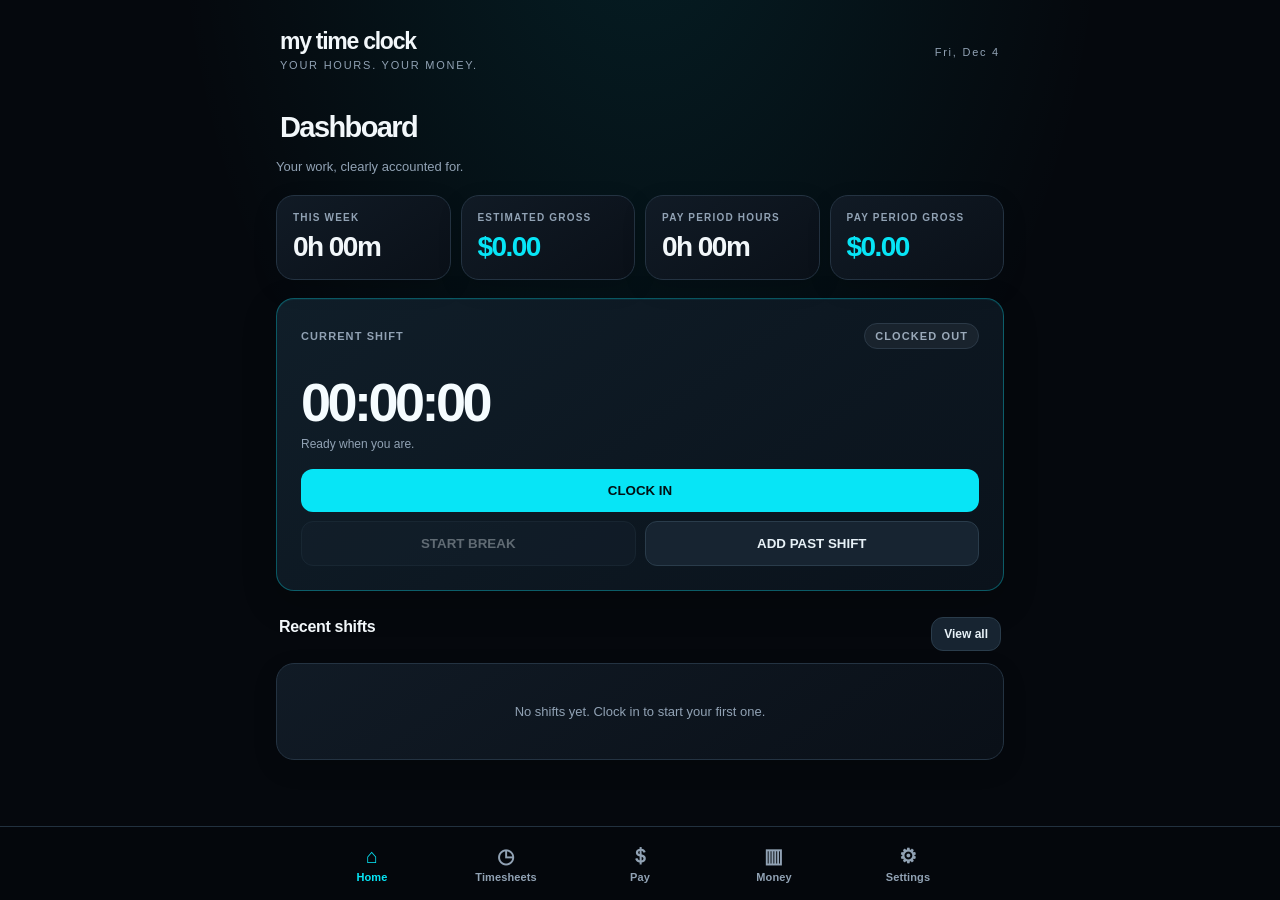
<file: index.html>
<!doctype html>
<html lang="en">
<head>
<meta charset="utf-8">
<meta name="viewport" content="width=device-width, initial-scale=1, viewport-fit=cover">
<meta name="theme-color" content="#111318">
<meta name="apple-mobile-web-app-capable" content="yes">
<meta name="apple-mobile-web-app-status-bar-style" content="black-translucent">
<meta name="apple-mobile-web-app-title" content="My Time Clock">
<link rel="manifest" href="manifest.webmanifest">
<link rel="icon" href="icon.svg" type="image/svg+xml">
<title>My Time Clock</title>
<style>
:root{color-scheme:dark;--bg:#0e1014;--panel:#171a21;--panel2:#20242d;--line:#2c313c;--muted:#9299a8;--text:#f3f5f8;--green:#6ee7a2;--red:#ff7777;--blue:#8db7ff;--radius:18px}
*{box-sizing:border-box}body{margin:0;background:var(--bg);color:var(--text);font:15px -apple-system,BlinkMacSystemFont,"Segoe UI",sans-serif;padding:env(safe-area-inset-top) 0 calc(82px + env(safe-area-inset-bottom));}
header{padding:22px 20px 12px;display:flex;justify-content:space-between;align-items:center;max-width:760px;margin:auto}
.brand{font-weight:800;letter-spacing:.03em;font-size:18px}.sub{color:var(--muted);font-size:11px;letter-spacing:.12em;margin-top:4px}
main{max-width:760px;margin:auto;padding:8px 16px 28px}.screen{display:none}.screen.active{display:block}
h1{font-size:27px;margin:12px 4px 4px;letter-spacing:-.04em}h2{font-size:17px;margin:0 0 14px}p{color:var(--muted);line-height:1.5}
.grid{display:grid;grid-template-columns:1fr 1fr;gap:10px;margin:18px 0}
.card{background:var(--panel);border:1px solid var(--line);border-radius:var(--radius);padding:16px;min-width:0}
.metric-label{font-size:11px;color:var(--muted);letter-spacing:.1em;text-transform:uppercase}.metric{font-size:27px;font-weight:750;letter-spacing:-.04em;margin-top:8px}.green{color:var(--green)}
.clock-card{padding:20px;margin-top:12px}.status{display:flex;justify-content:space-between;align-items:center;color:var(--muted);font-size:13px}.pill{padding:6px 10px;border-radius:99px;background:#242b2b;color:var(--green);font-size:11px;font-weight:700}.pill.off{background:#292b32;color:#b0b5c0}
.timer{font-size:44px;font-weight:800;letter-spacing:-.05em;margin:22px 0 4px;font-variant-numeric:tabular-nums}.since{font-size:12px;color:var(--muted);margin-bottom:18px}
button{border:0;border-radius:13px;padding:14px 16px;font:700 14px inherit;cursor:pointer;color:#101318;background:var(--green);width:100%}
button.secondary{background:var(--panel2);color:var(--text);border:1px solid var(--line)}button.danger{background:#482529;color:#ffb4b4}button.small{width:auto;padding:9px 12px;font-size:12px}
.actions{display:grid;grid-template-columns:1fr 1fr;gap:9px}.actions .primary{grid-column:1/-1}
.section-head{display:flex;align-items:center;justify-content:space-between;margin:24px 3px 12px}
.rowitem{display:flex;justify-content:space-between;gap:12px;padding:14px 2px;border-bottom:1px solid var(--line)}.rowitem:last-child{border-bottom:0}
.item-title{font-weight:650}.item-meta{font-size:12px;color:var(--muted);margin-top:5px}.item-right{text-align:right;white-space:nowrap;font-weight:700}
input,select{width:100%;background:#101319;border:1px solid var(--line);border-radius:12px;padding:13px;color:var(--text);font:inherit;min-width:0}
label{display:block;color:var(--muted);font-size:12px;margin:14px 0 7px}
.formgrid{display:grid;grid-template-columns:1fr 1fr;gap:10px}.formgrid .full{grid-column:1/-1}
nav{position:fixed;bottom:0;left:0;right:0;background:rgba(17,19,24,.96);backdrop-filter:blur(16px);border-top:1px solid var(--line);padding:9px 12px calc(9px + env(safe-area-inset-bottom));display:flex;justify-content:center;gap:4px;z-index:5}
nav button{background:transparent;color:var(--muted);width:auto;flex:1;max-width:130px;padding:8px 4px;font-size:11px;display:flex;flex-direction:column;gap:4px;align-items:center}
nav button.active{color:var(--green)}.navicon{font-size:19px}
.empty{text-align:center;padding:24px;color:var(--muted);font-size:13px}
.bar-row{display:grid;grid-template-columns:48px 1fr 74px;gap:9px;align-items:center;margin:11px 0;font-size:11px;color:var(--muted)}.bar-track{height:10px;background:#292e38;border-radius:99px;overflow:hidden}.bar-fill{height:100%;background:var(--green);border-radius:99px}.bar-value{text-align:right;color:var(--text);font-variant-numeric:tabular-nums}.paid{color:var(--green)}.expense-actions{display:flex;gap:6px;align-items:center}.expense-actions button{width:auto}
.note{font-size:12px;color:var(--muted);line-height:1.5}
.modal{position:fixed;inset:0;background:#0009;display:none;align-items:flex-end;justify-content:center;z-index:10;padding:14px}.modal.show{display:flex}.sheet{background:var(--panel);border:1px solid var(--line);border-radius:22px 22px 16px 16px;padding:20px;width:100%;max-width:560px;max-height:90vh;overflow:auto}
.toast{position:fixed;top:calc(12px + env(safe-area-inset-top));left:50%;transform:translateX(-50%);background:#28332d;color:var(--green);padding:11px 16px;border-radius:99px;font-size:12px;z-index:20;display:none}
@media(min-width:650px){.grid{grid-template-columns:repeat(4,1fr)}}
</style>
 <link rel="stylesheet" href="perspectiv.css">
</head>
<body>
<header><div><div class="brand">MY TIME CLOCK</div><div class="sub">YOUR HOURS. YOUR MONEY.</div></div><div id="today" class="sub"></div></header>
<main>
<section id="home" class="screen active">
<h1>Dashboard</h1><p id="welcome">Your work, clearly accounted for.</p>
<div class="grid">
 <div class="card"><div class="metric-label">This week</div><div class="metric" id="weekHours">0h 00m</div></div>
 <div class="card"><div class="metric-label">Estimated gross</div><div class="metric green" id="weekPay">$0.00</div></div>
 <div class="card"><div class="metric-label">Pay period hours</div><div class="metric" id="periodHours">0h 00m</div></div>
 <div class="card"><div class="metric-label">Pay period gross</div><div class="metric green" id="periodPay">$0.00</div></div>
</div>
<div class="card clock-card">
 <div class="status"><span>CURRENT SHIFT</span><span id="statusPill" class="pill off">CLOCKED OUT</span></div>
 <div class="timer" id="timer">00:00:00</div><div class="since" id="shiftInfo">Ready when you are.</div>
 <div class="actions"><button id="clockBtn" class="primary" onclick="clockToggle()">CLOCK IN</button><button id="breakBtn" class="secondary" onclick="breakToggle()" disabled>START BREAK</button><button class="secondary" onclick="openManual()">ADD PAST SHIFT</button></div>
</div>
<div class="section-head"><h2>Recent shifts</h2><button class="small secondary" onclick="showScreen('history')">View all</button></div>
<div class="card" id="recent"></div>
</section>
<section id="history" class="screen">
<h1>Timesheets</h1><p>Review, correct, or add a shift. Earnings are estimates based on your pay settings.</p>
<div class="card"><div class="formgrid"><div><label>From</label><input type="date" id="filterFrom" onchange="renderHistory()"></div><div><label>To</label><input type="date" id="filterTo" onchange="renderHistory()"></div></div><button class="secondary" style="margin-top:12px" onclick="clearFilters()">Clear date filters</button></div>
<div class="section-head"><h2>All shifts</h2><button class="small" onclick="openManual()">+ Add shift</button></div><div class="card" id="historyList"></div>
</section>
<section id="pay" class="screen">
<h1>Pay overview</h1><p>Estimated gross earnings, not a payroll statement or take-home pay calculation.</p>
<div class="grid">
 <div class="card"><div class="metric-label">Hourly rate</div><div class="metric" id="rateDisplay">$0.00</div></div>
 <div class="card"><div class="metric-label">Overtime rate</div><div class="metric" id="otDisplay">1.5×</div></div>
</div>
<div class="card"><h2>Current pay period</h2><div class="rowitem"><span class="item-meta">Period</span><strong id="periodDates">—</strong></div><div class="rowitem"><span class="item-meta">Hours</span><strong id="payHours">0h 00m</strong></div><div class="rowitem"><span class="item-meta">Estimated gross</span><strong class="green" id="payGross">$0.00</strong></div></div>
<div class="section-head"><h2>Pay settings</h2></div>
<div class="card">
 <div class="formgrid">
  <div class="full"><label>Job / employer name</label><input id="jobName" placeholder="My job"></div>
  <div><label>Hourly rate ($)</label><input id="rate" type="number" min="0" step=".01" placeholder="20.00"></div>
  <div><label>Overtime multiplier</label><input id="otMult" type="number" min="1" step=".1" placeholder="1.5"></div>
  <div><label>Overtime after (hours / week)</label><input id="otAfter" type="number" min="0" step=".5" placeholder="40"></div>
  <div><label>Pay schedule</label><select id="frequency"><option value="weekly">Weekly</option><option value="biweekly">Biweekly</option><option value="semimonthly">Twice monthly</option><option value="monthly">Monthly</option></select></div>
  <div class="full"><label>Pay period anchor date (first day of a known period)</label><input id="anchor" type="date"></div>
 </div>
 <p class="note">Weekly overtime is estimated from completed and recorded shifts grouped by Monday–Sunday. The default is 1.5× after 40 hours. Local wage and overtime rules can vary.</p>
 <button onclick="saveSettings()">SAVE PAY SETTINGS</button>
</div>
</section>
<section id="money" class="screen">
<h1>Money dashboard</h1><p>Monthly earnings, recurring bills, and a rough tax set-aside estimate.</p>
<div class="card"><label>Choose month</label><input type="month" id="moneyMonth" onchange="renderMoney()"></div>
<div class="grid">
 <div class="card"><div class="metric-label">Gross earned</div><div class="metric green" id="monthGross">$0.00</div></div>
 <div class="card"><div class="metric-label">Estimated tax set-aside</div><div class="metric" id="monthTax">$0.00</div></div>
 <div class="card"><div class="metric-label">Recurring bills</div><div class="metric" id="monthBills">$0.00</div></div>
 <div class="card"><div class="metric-label">After tax & bills</div><div class="metric green" id="monthLeft">$0.00</div></div>
</div>
<div class="section-head"><h2>Income history</h2></div><div class="card" id="incomeChart"></div>
<div class="section-head"><h2>Recurring expenses</h2><button class="small" onclick="openExpense()">+ Add bill</button></div>
<div class="card"><div class="note" style="margin-bottom:8px">Monthly equivalent totals normalize weekly, biweekly, quarterly, and yearly bills. Mark bills paid as you pay them.</div><div id="expenseList"></div></div>
<div class="section-head"><h2>Tax estimate · 2026</h2></div>
<div class="card">
 <div class="formgrid">
  <div class="full"><label>Filing status</label><select id="taxStatus" onchange="saveTaxSettings()"><option value="single">Single</option><option value="mfj">Married filing jointly</option><option value="mfs">Married filing separately</option><option value="hoh">Head of household</option></select></div>
  <div><label>Expected annual income ($)</label><input id="annualIncome" type="number" min="0" step="100" placeholder="Auto-estimate" onchange="saveTaxSettings()"></div>
  <div><label>Other annual household income ($)</label><input id="otherIncome" type="number" min="0" step="100" placeholder="Optional" onchange="saveTaxSettings()"></div>
 </div>
 <div class="grid">
  <div class="card"><div class="metric-label">Federal income tax</div><div class="metric" id="taxFederal">$0</div></div>
  <div class="card"><div class="metric-label">Minnesota income tax</div><div class="metric" id="taxState">$0</div></div>
  <div class="card"><div class="metric-label">Social Security + Medicare</div><div class="metric" id="taxFica">$0</div></div>
  <div class="card"><div class="metric-label">Estimated annual total</div><div class="metric green" id="taxTotal">$0</div></div>
 </div>
 <p class="note" id="taxBasis">Estimate uses 2026 tax brackets and standard deductions.</p>
 <p class="note">This is a planning estimate, not tax preparation or payroll withholding advice. It assumes wage income, the standard deduction, and no credits, pre-tax benefits, itemized deductions, special deductions, or additional Medicare tax. If filing jointly, include other household income above. Your actual tax depends on your full tax situation.</p>
</div>
</section>
<section id="settings" class="screen">
<h1>Settings & data</h1><p>Your records are stored in this browser on this device.</p>
<div class="card"><h2>Data backup</h2><p class="note">Export a backup regularly. Clearing Safari website data or losing your phone can erase locally stored records.</p><button onclick="exportJSON()">EXPORT FULL BACKUP</button><label style="margin-top:16px">Restore from backup</label><input type="file" id="importFile" accept=".json,application/json" onchange="importJSON(event)"></div>
<div class="card" style="margin-top:12px"><h2>Export timesheet</h2><p class="note">Download your shift history as a CSV spreadsheet.</p><button class="secondary" onclick="exportCSV()">EXPORT CSV</button></div>
<div class="card" style="margin-top:12px"><h2>Important</h2><p class="note">This app does not send your data to a server. Data stays in this browser's local storage. Use the backup feature before changing phones or browsers.</p><button class="danger" onclick="clearAll()">DELETE ALL APP DATA</button></div>
</section>
</main>
<nav>
<button class="active" data-screen="home" onclick="showScreen('home')"><span class="navicon">⌂</span>Home</button>
<button data-screen="history" onclick="showScreen('history')"><span class="navicon">◷</span>Timesheets</button>
<button data-screen="pay" onclick="showScreen('pay')"><span class="navicon">＄</span>Pay</button>
<button data-screen="money" onclick="showScreen('money')"><span class="navicon">▥</span>Money</button>
<button data-screen="settings" onclick="showScreen('settings')"><span class="navicon">⚙</span>Settings</button>
</nav>
<div class="modal" id="modal"><div class="sheet"><div class="section-head"><h2 id="modalTitle">Add shift</h2><button class="small secondary" onclick="closeModal()">Close</button></div><div class="formgrid">
<div class="full"><label>Job</label><input id="mJob"></div>
<div><label>Clock in</label><input type="datetime-local" id="mStart"></div>
<div><label>Clock out</label><input type="datetime-local" id="mEnd"></div>
<div><label>Unpaid break (minutes)</label><input type="number" id="mBreak" min="0" value="0"></div>
<div class="full"><label>Notes (optional)</label><input id="mNotes" placeholder="Anything to remember"></div>
</div><div class="actions" style="margin-top:16px"><button onclick="saveManual()">SAVE SHIFT</button><button class="secondary" onclick="closeModal()">CANCEL</button><button id="deleteShift" class="danger" style="display:none;grid-column:1/-1" onclick="deleteEditing()">DELETE SHIFT</button></div></div></div>
<div class="modal" id="expenseModal"><div class="sheet"><div class="section-head"><h2 id="expenseModalTitle">Add recurring expense</h2><button class="small secondary" onclick="closeExpense()">Close</button></div><div class="formgrid">
<div class="full"><label>Bill name</label><input id="eName" placeholder="Rent, phone, insurance..."></div>
<div><label>Amount ($)</label><input id="eAmount" type="number" min="0" step=".01"></div>
<div><label>Frequency</label><select id="eFrequency"><option value="monthly">Monthly</option><option value="twiceMonthly">Twice monthly</option><option value="biweekly">Biweekly</option><option value="weekly">Weekly</option><option value="quarterly">Quarterly</option><option value="yearly">Yearly</option></select></div>
<div><label>Due day (optional)</label><input id="eDue" type="number" min="1" max="31" placeholder="e.g. 15"></div>
<div><label>Category</label><select id="eCategory"><option>Housing</option><option>Utilities</option><option>Transportation</option><option>Insurance</option><option>Debt</option><option>Phone / Internet</option><option>Subscriptions</option><option>Other</option></select></div>
</div><div class="actions" style="margin-top:16px"><button onclick="saveExpense()">SAVE BILL</button><button class="secondary" onclick="closeExpense()">CANCEL</button><button id="deleteExpense" class="danger" style="display:none;grid-column:1/-1" onclick="deleteExpenseEditing()">DELETE BILL</button></div></div></div>
<div class="toast" id="toast"></div>
<script>
const KEY='myTimeClock.v1';
let data=load(), editingId=null;
function fresh(){return {settings:{job:'My job',rate:20,otMult:1.5,otAfter:40,frequency:'biweekly',anchor:new Date().toISOString().slice(0,10)},tax:{status:'single',annualIncome:0,otherIncome:0},shifts:[],expenses:[],active:null};}
function load(){try{let d=JSON.parse(localStorage.getItem(KEY))||fresh();d.tax=d.tax||{status:'single',annualIncome:0,otherIncome:0};d.expenses=d.expenses||[];return d}catch(e){return fresh()}}
function persist(){localStorage.setItem(KEY,JSON.stringify(data));render()}
function esc(s){return String(s??'').replace(/[&<>"']/g,c=>({'&':'&amp;','<':'&lt;','>':'&gt;','"':'&quot;',"'":'&#39;'}[c]))}
function money(n){return new Intl.NumberFormat('en-US',{style:'currency',currency:'USD'}).format(n||0)}
function dt(s){return new Date(s)}
function fmtDate(s){return dt(s).toLocaleDateString(undefined,{month:'short',day:'numeric',year:'numeric'})}
function dur(ms){let m=Math.max(0,Math.floor(ms/60000));return `${Math.floor(m/60)}h ${String(m%60).padStart(2,'0')}m`}
function shiftMs(s){return Math.max(0,dt(s.end).getTime()-dt(s.start).getTime()-(Number(s.breakMin)||0)*60000)}
function hours(s){return shiftMs(s)/3600000}
function monday(d){let x=new Date(d);x.setHours(0,0,0,0);x.setDate(x.getDate()-(x.getDay()+6)%7);return x}
function periodBounds(now=new Date()){
 let a=dt(data.settings.anchor||new Date().toISOString().slice(0,10));a.setHours(0,0,0,0);
 let start=new Date(a),end=new Date(a);
 const f=data.settings.frequency;
 if(f==='weekly'||f==='biweekly'){let span=f==='weekly'?7:14;let n=Math.floor((now-a)/(span*86400000));start.setDate(a.getDate()+n*span);end=new Date(start);end.setDate(start.getDate()+span)}
 else if(f==='monthly'){start=new Date(now.getFullYear(),now.getMonth(),1);end=new Date(now.getFullYear(),now.getMonth()+1,1)}
 else {let day=now.getDate()<=15?1:16;start=new Date(now.getFullYear(),now.getMonth(),day);end=day===1?new Date(now.getFullYear(),now.getMonth(),16):new Date(now.getFullYear(),now.getMonth()+1,1)}
 return [start,end];
}
function earningsFor(list){
 // Estimate overtime by calendar workweek, allocating regular and overtime hours within each week.
 let groups={};list.forEach(s=>{let key=monday(dt(s.start)).toISOString().slice(0,10);(groups[key]??=[]).push(s)});
 let total=0,hrs=0;const rate=Number(data.settings.rate)||0,limit=Number(data.settings.otAfter)||40,mult=Number(data.settings.otMult)||1.5;
 Object.values(groups).forEach(arr=>{arr.sort((a,b)=>dt(a.start)-dt(b.start));let used=0;arr.forEach(s=>{let h=hours(s),reg=Math.max(0,Math.min(h,limit-used)),ot=h-reg;total+=reg*rate+ot*rate*mult;hrs+=h;used+=h})});
 return {total,hrs};
}
function rangeList(start,end){return data.shifts.filter(s=>dt(s.start)>=start&&dt(s.start)<end)}
function render(){
 const now=new Date(),weekStart=monday(now),weekEnd=new Date(weekStart);weekEnd.setDate(weekEnd.getDate()+7);
 const week=earningsFor(rangeList(weekStart,weekEnd)),[ps,pe]=periodBounds(now),period=earningsFor(rangeList(ps,pe));
 document.getElementById('today').textContent=now.toLocaleDateString(undefined,{weekday:'short',month:'short',day:'numeric'});
 document.getElementById('weekHours').textContent=dur(week.hrs*3600000);document.getElementById('weekPay').textContent=money(week.total);
 document.getElementById('periodHours').textContent=dur(period.hrs*3600000);document.getElementById('periodPay').textContent=money(period.total);
 document.getElementById('rateDisplay').textContent=money(Number(data.settings.rate)||0);document.getElementById('otDisplay').textContent=(Number(data.settings.otMult)||1.5)+'×';
 document.getElementById('periodDates').textContent=fmtDate(ps)+' – '+new Date(pe-1).toLocaleDateString(undefined,{month:'short',day:'numeric'});
 document.getElementById('payHours').textContent=dur(period.hrs*3600000);document.getElementById('payGross').textContent=money(period.total);
 const active=data.active, pill=document.getElementById('statusPill');
 pill.textContent=!active?'CLOCKED OUT':active.breakStart?'ON BREAK':'CLOCKED IN';pill.className='pill'+(!active?' off':'');
 document.getElementById('clockBtn').textContent=!active?'CLOCK IN':'CLOCK OUT';
 document.getElementById('breakBtn').disabled=!active;document.getElementById('breakBtn').textContent=active?.breakStart?'END BREAK':'START BREAK';
 document.getElementById('shiftInfo').textContent=!active?'Ready when you are.':`Started ${dt(active.start).toLocaleTimeString([],{hour:'numeric',minute:'2-digit'})}${active.breakStart?' · Break in progress':''}`;
 renderRecent();renderHistory();fillSettings();fillTaxSettings();renderMoney();
}
function monthKey(d){return `${d.getFullYear()}-${String(d.getMonth()+1).padStart(2,'0')}`}
function monthBounds(key){let [y,m]=key.split('-').map(Number);return [new Date(y,m-1,1),new Date(y,m,1)]}
function monthShifts(key){let [a,b]=monthBounds(key);return rangeList(a,b)}
function monthlyEquivalent(e){let a=Number(e.amount)||0;return a*({weekly:52/12,biweekly:26/12,twiceMonthly:2,monthly:1,quarterly:1/3,yearly:1/12}[e.frequency]||1)}
function monthPaid(e,key){return (e.paidMonths||[]).includes(key)}
function renderMoney(){
 let picker=document.getElementById('moneyMonth');if(!picker)return;let key=picker.value||monthKey(new Date());if(!picker.value)picker.value=key;
 let list=monthShifts(key),gross=earningsFor(list).total, bills=(data.expenses||[]).filter(e=>e.active!==false),monthlyBills=bills.reduce((a,e)=>a+monthlyEquivalent(e),0),paid=bills.filter(e=>monthPaid(e,key)).reduce((a,e)=>a+monthlyEquivalent(e),0);
 let tax=taxEstimate(),monthlyTax=tax.total/12;
 document.getElementById('monthGross').textContent=money(gross);document.getElementById('monthTax').textContent=money(monthlyTax);document.getElementById('monthBills').textContent=money(monthlyBills);document.getElementById('monthLeft').textContent=money(gross-monthlyTax-monthlyBills);
 document.getElementById('expenseList').innerHTML=bills.length?bills.map(e=>`<div class="rowitem"><div style="min-width:0"><div class="item-title">${esc(e.name)}</div><div class="item-meta">${esc(e.category||'Other')} · ${esc(e.frequency)}${e.dueDay?' · Due day '+e.dueDay:''}<br>${money(monthlyEquivalent(e))}/mo equivalent</div></div><div class="item-right">${money(e.amount)}<div class="expense-actions" style="margin-top:7px"><button class="small ${monthPaid(e,key)?'':'secondary'}" onclick="toggleExpensePaid('${e.id}','${key}')">${monthPaid(e,key)?'PAID ✓':'MARK PAID'}</button><button class="small secondary" onclick="editExpense('${e.id}')">EDIT</button></div></div></div>`).join(''):'<div class="empty">No recurring bills yet. Add rent, insurance, phone, subscriptions, and other regular expenses.</div>';
 renderIncomeChart();renderTax();
}
function renderIncomeChart(){let el=document.getElementById('incomeChart');if(!el)return;let now=new Date(),items=[];for(let i=5;i>=0;i--){let d=new Date(now.getFullYear(),now.getMonth()-i,1),key=monthKey(d),gross=earningsFor(monthShifts(key)).total;items.push({label:d.toLocaleDateString(undefined,{month:'short'}),gross})}let max=Math.max(1,...items.map(x=>x.gross));el.innerHTML=items.map(x=>`<div class="bar-row"><span>${x.label}</span><div class="bar-track"><div class="bar-fill" style="width:${Math.max(0,x.gross/max*100)}%"></div></div><span class="bar-value">${money(x.gross)}</span></div>`).join('')}
function openExpense(){expenseEditingId=null;document.getElementById('expenseModalTitle').textContent='Add recurring expense';document.getElementById('deleteExpense').style.display='none';document.getElementById('eName').value='';document.getElementById('eAmount').value='';document.getElementById('eFrequency').value='monthly';document.getElementById('eDue').value='';document.getElementById('eCategory').value='Other';document.getElementById('expenseModal').classList.add('show')}
let expenseEditingId=null;
function editExpense(id){let e=data.expenses.find(x=>x.id===id);if(!e)return;expenseEditingId=id;document.getElementById('expenseModalTitle').textContent='Edit recurring expense';document.getElementById('deleteExpense').style.display='block';document.getElementById('eName').value=e.name;document.getElementById('eAmount').value=e.amount;document.getElementById('eFrequency').value=e.frequency;document.getElementById('eDue').value=e.dueDay||'';document.getElementById('eCategory').value=e.category||'Other';document.getElementById('expenseModal').classList.add('show')}
function closeExpense(){document.getElementById('expenseModal').classList.remove('show')}
function saveExpense(){let name=document.getElementById('eName').value.trim(),amount=Number(document.getElementById('eAmount').value);if(!name||!Number.isFinite(amount)||amount<0){toast('Enter a bill name and valid amount');return}let old=data.expenses.find(e=>e.id===expenseEditingId);let e={id:expenseEditingId||crypto.randomUUID(),name,amount,frequency:document.getElementById('eFrequency').value,dueDay:Number(document.getElementById('eDue').value)||null,category:document.getElementById('eCategory').value,active:true,paidMonths:old?.paidMonths||[]};if(expenseEditingId)data.expenses=data.expenses.map(x=>x.id===expenseEditingId?e:x);else data.expenses.push(e);closeExpense();persist();toast('Recurring bill saved')}
function deleteExpenseEditing(){if(!expenseEditingId)return;if(confirm('Delete this recurring bill?')){data.expenses=data.expenses.filter(e=>e.id!==expenseEditingId);closeExpense();persist();toast('Bill deleted')}}
function toggleExpensePaid(id,key){let e=data.expenses.find(x=>x.id===id);if(!e)return;e.paidMonths=e.paidMonths||[];e.paidMonths=e.paidMonths.includes(key)?e.paidMonths.filter(x=>x!==key):[...e.paidMonths,key];persist()}
function fillTaxSettings(){let t=data.tax||{};let a=document.getElementById('taxStatus'),b=document.getElementById('annualIncome'),c=document.getElementById('otherIncome');if(a&&document.activeElement!==a)a.value=t.status||'single';if(b&&document.activeElement!==b)b.value=t.annualIncome||'';if(c&&document.activeElement!==c)c.value=t.otherIncome||''}
function saveTaxSettings(){data.tax={status:document.getElementById('taxStatus').value,annualIncome:Math.max(0,Number(document.getElementById('annualIncome').value)||0),otherIncome:Math.max(0,Number(document.getElementById('otherIncome').value)||0)};persist()}
function progressiveTax(income,brackets){let tax=0,prev=0;for(let i=0;i<brackets.length;i++){let [limit,rate]=brackets[i];let taxable=Math.max(0,Math.min(income,limit)-prev);tax+=taxable*rate;if(income<=limit)return tax;prev=limit}return tax}
function taxEstimate(){
 const t=data.tax||{},status=t.status||'single';let ytdStart=new Date(new Date().getFullYear(),0,1),today=new Date(),days=Math.max(1,(today-ytdStart)/86400000+1),ytd=earningsFor(rangeList(ytdStart,new Date(today.getTime()+86400000))).total;
 let ownAnnual=Number(t.annualIncome)>0?Number(t.annualIncome):ytd/days*365.2425;let other=Math.max(0,Number(t.otherIncome)||0),household=ownAnnual+other;
 const fed={single:[[12400,.10],[50400,.12],[105700,.22],[201775,.24],[256225,.32],[640600,.35],[Infinity,.37]],mfs:[[12400,.10],[50400,.12],[105700,.22],[201775,.24],[256225,.32],[640600,.35],[Infinity,.37]],mfj:[[24800,.10],[100800,.12],[211400,.22],[403550,.24],[512450,.32],[768700,.35],[Infinity,.37]],hoh:[[17700,.10],[67450,.12],[105700,.22],[201750,.24],[256200,.32],[640600,.35],[Infinity,.37]]};
 const mn={single:[[33310,.0535],[109430,.068],[203150,.0785],[Infinity,.0985]],mfs:[[24350,.0535],[96740,.068],[168965,.0785],[Infinity,.0985]],mfj:[[48700,.0535],[193480,.068],[337930,.0785],[Infinity,.0985]],hoh:[[41010,.0535],[164800,.068],[270060,.0785],[Infinity,.0985]]};
 const fedDed={single:16100,mfs:16100,mfj:32200,hoh:24150},mnDed={single:15300,mfs:15300,mfj:30600,hoh:23000};
 let f=progressiveTax(Math.max(0,household-fedDed[status]),fed[status]),m=progressiveTax(Math.max(0,household-mnDed[status]),mn[status]);let wages=Math.max(0,ownAnnual),fica=Math.min(wages,184500)*.062+wages*.0145;
 return {federal:f,state:m,fica,total:f+m+fica,ownAnnual,household,auto:!(Number(t.annualIncome)>0)};
}
function renderTax(){let t=taxEstimate();['taxFederal','taxState','taxFica','taxTotal'].forEach((id,i)=>document.getElementById(id).textContent=money([t.federal,t.state,t.fica,t.total][i]));document.getElementById('taxBasis').textContent=`Estimated annual income used: ${money(t.ownAnnual)}${t.auto?' (annualized from recorded year-to-date shifts)':' (your manual estimate)'}${Number(data.tax?.otherIncome)>0?' + '+money(Number(data.tax.otherIncome))+' other household income':''}. Estimated annual tax: ${money(t.total)}.`}
function renderRecent(){let arr=[...data.shifts].sort((a,b)=>dt(b.start)-dt(a.start)).slice(0,4);if(data.active)arr.unshift({...data.active,end:new Date().toISOString(),breakMin:Number(data.active.breakMin)||0,live:true});document.getElementById('recent').innerHTML=arr.length?arr.map(s=>`<div class="rowitem"><div><div class="item-title">${esc(s.job||'Work shift')}${s.live?' · Live':''}</div><div class="item-meta">${fmtDate(s.start)} · ${dt(s.start).toLocaleTimeString([],{hour:'numeric',minute:'2-digit'})}${s.live?'': ' – '+dt(s.end).toLocaleTimeString([],{hour:'numeric',minute:'2-digit'})}</div></div><div class="item-right">${dur(shiftMs(s))}<div class="item-meta">${money(hours(s)*(Number(data.settings.rate)||0))}</div></div></div>`).join(''):'<div class="empty">No shifts yet. Clock in to start your first one.</div>'}
function renderHistory(){let from=document.getElementById('filterFrom')?.value,to=document.getElementById('filterTo')?.value;let arr=[...data.shifts].filter(s=>(!from||s.start.slice(0,10)>=from)&&(!to||s.start.slice(0,10)<=to)).sort((a,b)=>dt(b.start)-dt(a.start));let el=document.getElementById('historyList');if(!el)return;el.innerHTML=arr.length?arr.map(s=>`<div class="rowitem"><div style="min-width:0"><div class="item-title">${esc(s.job||'Work shift')}</div><div class="item-meta">${fmtDate(s.start)} · ${dt(s.start).toLocaleTimeString([],{hour:'numeric',minute:'2-digit'})} – ${dt(s.end).toLocaleTimeString([],{hour:'numeric',minute:'2-digit'})}<br>${Number(s.breakMin)||0} min unpaid break${s.notes?' · '+esc(s.notes):''}</div></div><div class="item-right">${dur(shiftMs(s))}<div class="item-meta">${money(earningsFor([s]).total)}</div><button class="small secondary" style="margin-top:7px" onclick="editShift('${s.id}')">EDIT</button></div></div>`).join(''):'<div class="empty">No shifts match this view.</div>'}
function fillSettings(){let s=data.settings;['jobName','rate','otMult','otAfter','frequency','anchor'].forEach((id,i)=>{let v=[s.job,s.rate,s.otMult,s.otAfter,s.frequency,s.anchor][i];let el=document.getElementById(id);if(el&&document.activeElement!==el)el.value=v??''})}
function saveSettings(){data.settings={job:document.getElementById('jobName').value||'My job',rate:Math.max(0,Number(document.getElementById('rate').value)||0),otMult:Math.max(1,Number(document.getElementById('otMult').value)||1.5),otAfter:Math.max(0,Number(document.getElementById('otAfter').value)||40),frequency:document.getElementById('frequency').value,anchor:document.getElementById('anchor').value||new Date().toISOString().slice(0,10)};persist();toast('Pay settings saved')}
function clockToggle(){if(!data.active){data.active={id:crypto.randomUUID(),job:data.settings.job,start:new Date().toISOString(),breakMin:0,breakStart:null,notes:''};persist();return}if(data.active.breakStart){toast('End your break before clocking out');return}let a=data.active;data.shifts.push({id:a.id,job:a.job,start:a.start,end:new Date().toISOString(),breakMin:a.breakMin,notes:a.notes});data.active=null;persist();toast('Shift saved')}
function breakToggle(){if(!data.active)return;if(data.active.breakStart){data.active.breakMin=(Number(data.active.breakMin)||0)+(Date.now()-dt(data.active.breakStart))/60000;data.active.breakStart=null;toast('Break ended')}else{data.active.breakStart=new Date().toISOString();toast('Break started')}persist()}
function openManual(){editingId=null;document.getElementById('modalTitle').textContent='Add past shift';document.getElementById('deleteShift').style.display='none';document.getElementById('mJob').value=data.settings.job;document.getElementById('mStart').value='';document.getElementById('mEnd').value='';document.getElementById('mBreak').value=0;document.getElementById('mNotes').value='';document.getElementById('modal').classList.add('show')}
function editShift(id){let s=data.shifts.find(x=>x.id===id);if(!s)return;editingId=id;document.getElementById('modalTitle').textContent='Edit shift';document.getElementById('deleteShift').style.display='block';document.getElementById('mJob').value=s.job;document.getElementById('mStart').value=toLocalInput(s.start);document.getElementById('mEnd').value=toLocalInput(s.end);document.getElementById('mBreak').value=s.breakMin||0;document.getElementById('mNotes').value=s.notes||'';document.getElementById('modal').classList.add('show')}
function toLocalInput(iso){let d=new Date(iso);return new Date(d-d.getTimezoneOffset()*60000).toISOString().slice(0,16)}
function closeModal(){document.getElementById('modal').classList.remove('show')}
function saveManual(){let start=document.getElementById('mStart').value,end=document.getElementById('mEnd').value;if(!start||!end||new Date(end)<=new Date(start)){toast('Enter a valid start and end time');return}let s={id:editingId||crypto.randomUUID(),job:document.getElementById('mJob').value||data.settings.job,start:new Date(start).toISOString(),end:new Date(end).toISOString(),breakMin:Math.max(0,Number(document.getElementById('mBreak').value)||0),notes:document.getElementById('mNotes').value};if(editingId)data.shifts=data.shifts.map(x=>x.id===editingId?s:x);else data.shifts.push(s);closeModal();persist();toast('Shift saved')}
function deleteEditing(){if(!editingId)return;if(confirm('Delete this shift permanently?')){data.shifts=data.shifts.filter(s=>s.id!==editingId);closeModal();persist();toast('Shift deleted')}}
function clearFilters(){document.getElementById('filterFrom').value='';document.getElementById('filterTo').value='';renderHistory()}
function showScreen(id){document.querySelectorAll('.screen').forEach(x=>x.classList.toggle('active',x.id===id));document.querySelectorAll('nav button').forEach(x=>x.classList.toggle('active',x.dataset.screen===id));if(id==='pay'||id==='money')render()}
function exportJSON(){download('my-time-clock-backup.json',JSON.stringify(data,null,2),'application/json')}
function exportCSV(){let rows=[['Job','Date','Clock in','Clock out','Unpaid break minutes','Hours','Estimated gross','Notes']];data.shifts.forEach(s=>rows.push([s.job,fmtDate(s.start),dt(s.start).toLocaleTimeString(),dt(s.end).toLocaleTimeString(),s.breakMin||0,hours(s).toFixed(2),earningsFor([s]).total.toFixed(2),s.notes||'']));let csv=rows.map(r=>r.map(v=>'"'+String(v??'').replace(/"/g,'""')+'"').join(',')).join('\r\n');download('my-time-clock-timesheet.csv',csv,'text/csv')}
function download(name,content,type){let a=document.createElement('a'),url=URL.createObjectURL(new Blob([content],{type}));a.href=url;a.download=name;a.click();URL.revokeObjectURL(url)}
function importJSON(e){let f=e.target.files[0];if(!f)return;let r=new FileReader();r.onload=()=>{try{let x=JSON.parse(r.result);if(!x.settings||!Array.isArray(x.shifts))throw Error();if(!confirm('Replace current records with this backup?'))return;data={settings:{...fresh().settings,...x.settings},tax:{...fresh().tax,...(x.tax||{})},shifts:x.shifts,expenses:x.expenses||[],active:x.active||null};persist();toast('Backup restored')}catch(err){alert('That backup file is not valid.')}e.target.value=''};r.readAsText(f)}
function clearAll(){if(confirm('This permanently deletes all shifts, bills, tax settings, and the active timer on this device. Export a backup first if needed.')){data=fresh();persist();toast('App data cleared')}}
function toast(s){let t=document.getElementById('toast');t.textContent=s;t.style.display='block';setTimeout(()=>t.style.display='none',2200)}
function tick(){if(data.active){let elapsed=Date.now()-dt(data.active.start).getTime()-(Number(data.active.breakMin)||0)*60000;if(data.active.breakStart)elapsed-=Date.now()-dt(data.active.breakStart).getTime();document.getElementById('timer').textContent=new Date(Math.max(0,elapsed)).toISOString().slice(11,19)}else document.getElementById('timer').textContent='00:00:00'}
render();tick();setInterval(tick,1000);
if('serviceWorker' in navigator && location.protocol.startsWith('http'))window.addEventListener('load',()=>navigator.serviceWorker.register('./sw.js').catch(()=>{}));
</script>
</body></html>
</file>
<file: perspectiv.css>
/* PERSPECTIV — visual refresh
   Add this file as perspectiv.css in the repository root.
   Presentation only: app logic and stored data remain untouched. */

:root {
  color-scheme: dark;
  --bg: #05080D;
  --panel: #0D141D;
  --panel2: #151F2B;
  --line: #243342;
  --muted: #91A2B4;
  --text: #F2F7FA;
  --green: #07E5F6;
  --red: #FF7777;
  --blue: #07E5F6;
  --radius: 18px;
  --cyan: #07E5F6;
}

html { background: var(--bg); }
body {
  background: var(--bg);
  background-image: radial-gradient(ellipse at 50% -18%, rgba(7,229,246,.10), transparent 52%);
  color: var(--text);
}
header { padding: 24px 20px 14px; }
.brand {
  font-size: 23px;
  font-weight: 850;
  letter-spacing: -.055em;
  text-transform: lowercase;
}
.sub { letter-spacing: .16em; }
main { padding-top: 10px; }
h1 {
  font-size: 29px;
  font-weight: 780;
  letter-spacing: -.055em;
  margin: 16px 4px 5px;
}
h2 { font-size: 16px; font-weight: 720; letter-spacing: -.02em; }
p { font-size: 13px; }

.card {
  background: linear-gradient(145deg, rgba(17,27,38,.98), rgba(10,16,24,.98));
  border-color: var(--line);
  box-shadow: 0 8px 24px rgba(0,0,0,.13);
}
.metric-label { letter-spacing: .12em; font-weight: 650; font-size: 10px; }
.metric {
  font-size: 28px;
  letter-spacing: -.055em;
  font-variant-numeric: tabular-nums;
}
.green, .paid { color: var(--cyan); }

.clock-card {
  border-color: rgba(7,229,246,.32);
  background: linear-gradient(145deg, #101E29, #0A121B);
  box-shadow: 0 12px 34px rgba(0,0,0,.22), inset 0 1px rgba(7,229,246,.07);
}
.status { font-size: 11px; font-weight: 700; letter-spacing: .1em; }
.pill {
  background: rgba(7,229,246,.12);
  color: var(--cyan);
  border: 1px solid rgba(7,229,246,.2);
}
.pill.off { background: #19232D; color: #9BAABA; border-color: #2B3947; }
.timer {
  font-size: clamp(42px, 11vw, 54px);
  letter-spacing: -.065em;
  color: #F5FCFF;
}
button {
  background: var(--cyan);
  color: #031014;
  border-radius: 12px;
  font-weight: 750;
  transition: filter .15s ease, transform .15s ease;
}
button:active { transform: scale(.985); }
button.secondary {
  background: #172431;
  color: #E7F1F7;
  border: 1px solid #2A3C4B;
}
button.danger { background: #482529; color: #FFB4B4; }
button:disabled { opacity: .38; cursor: not-allowed; }

input, select {
  background: #080E15;
  border-color: #2A3948;
  border-radius: 11px;
}
input:focus, select:focus {
  outline: none;
  border-color: var(--cyan);
  box-shadow: 0 0 0 3px rgba(7,229,246,.12);
}
label { font-weight: 600; letter-spacing: .015em; }

nav {
  background: rgba(5,8,13,.94);
  border-top: 1px solid #22313F;
  padding-top: 10px;
  backdrop-filter: blur(22px);
}
nav button { font-weight: 650; letter-spacing: .01em; }
nav button.active { color: var(--cyan); }
.navicon { font-size: 20px; line-height: 1.1; }

.section-head { margin-top: 26px; }
.rowitem { border-color: #22303D; }
.bar-track { background: #1A2935; }
.bar-fill {
  background: linear-gradient(90deg, #05B9D0, #07E5F6);
  box-shadow: 0 0 12px rgba(7,229,246,.18);
}
.modal { backdrop-filter: blur(8px); }
.sheet { background: #0B131C; border-color: #2A3A49; }
.toast {
  background: #102A31;
  color: var(--cyan);
  border: 1px solid rgba(7,229,246,.22);
}
.note, .empty { color: #91A2B4; }

@media (max-width: 380px) {
  header { padding-left: 16px; padding-right: 16px; }
  main { padding-left: 12px; padding-right: 12px; }
  .timer { font-size: 40px; }
  .metric { font-size: 24px; }
  nav { gap: 0; padding-left: 5px; padding-right: 5px; }
  nav button { font-size: 10px; padding-left: 2px; padding-right: 2px; }
}
@media (min-width: 650px) {
  header { padding-top: 28px; }
  .clock-card { padding: 24px; }
}
</file>
